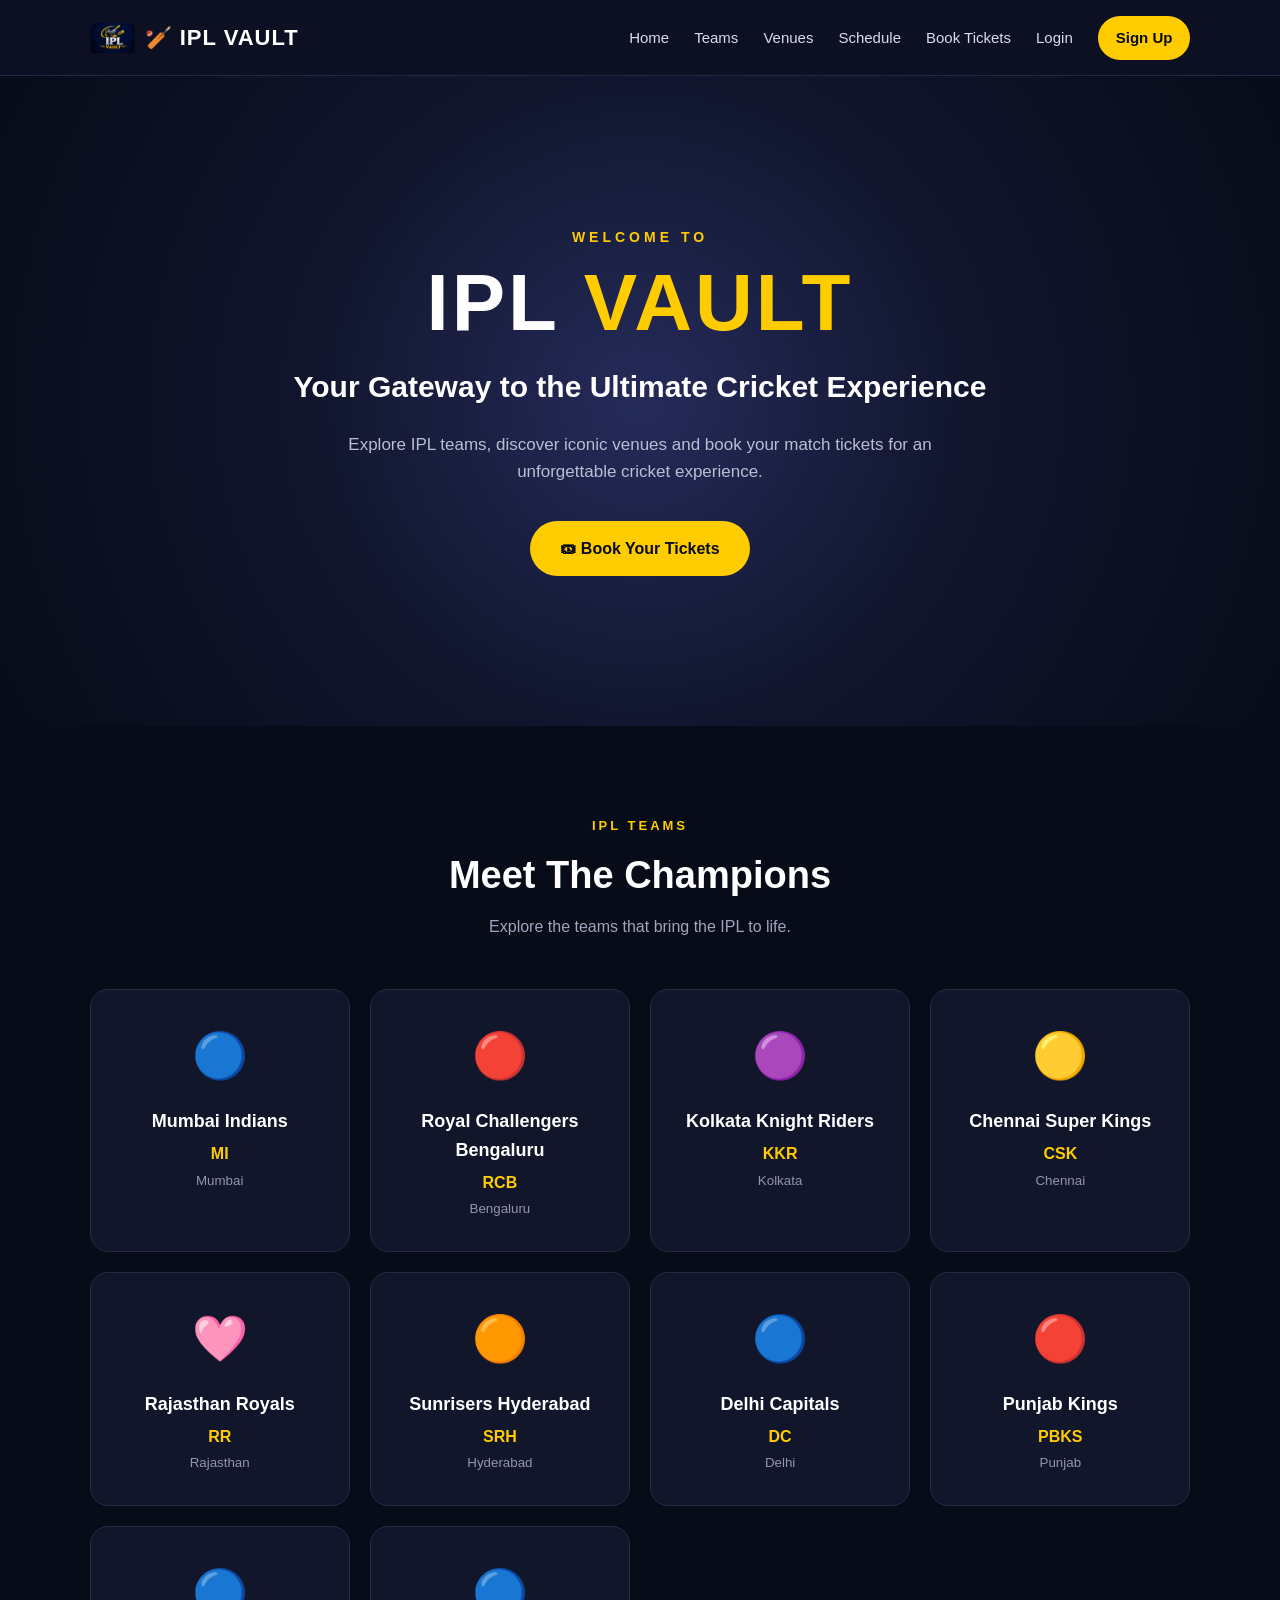
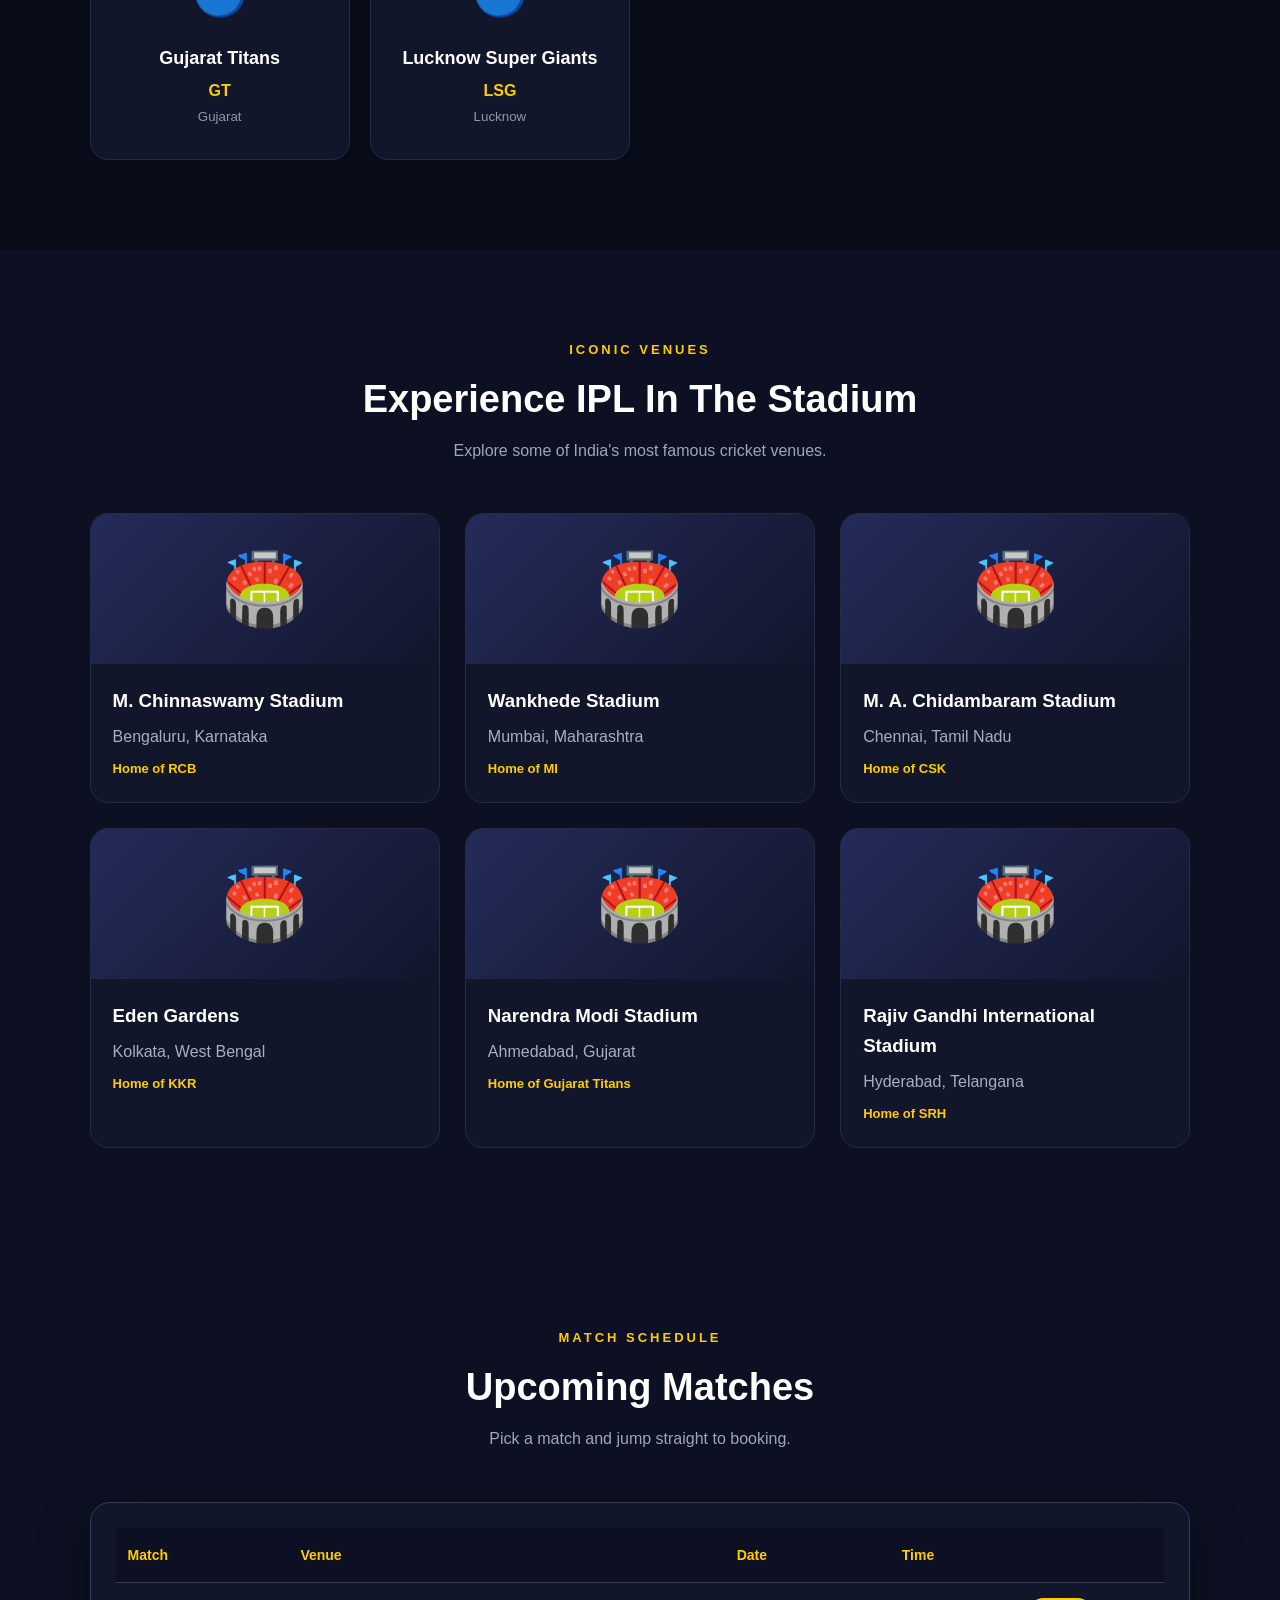
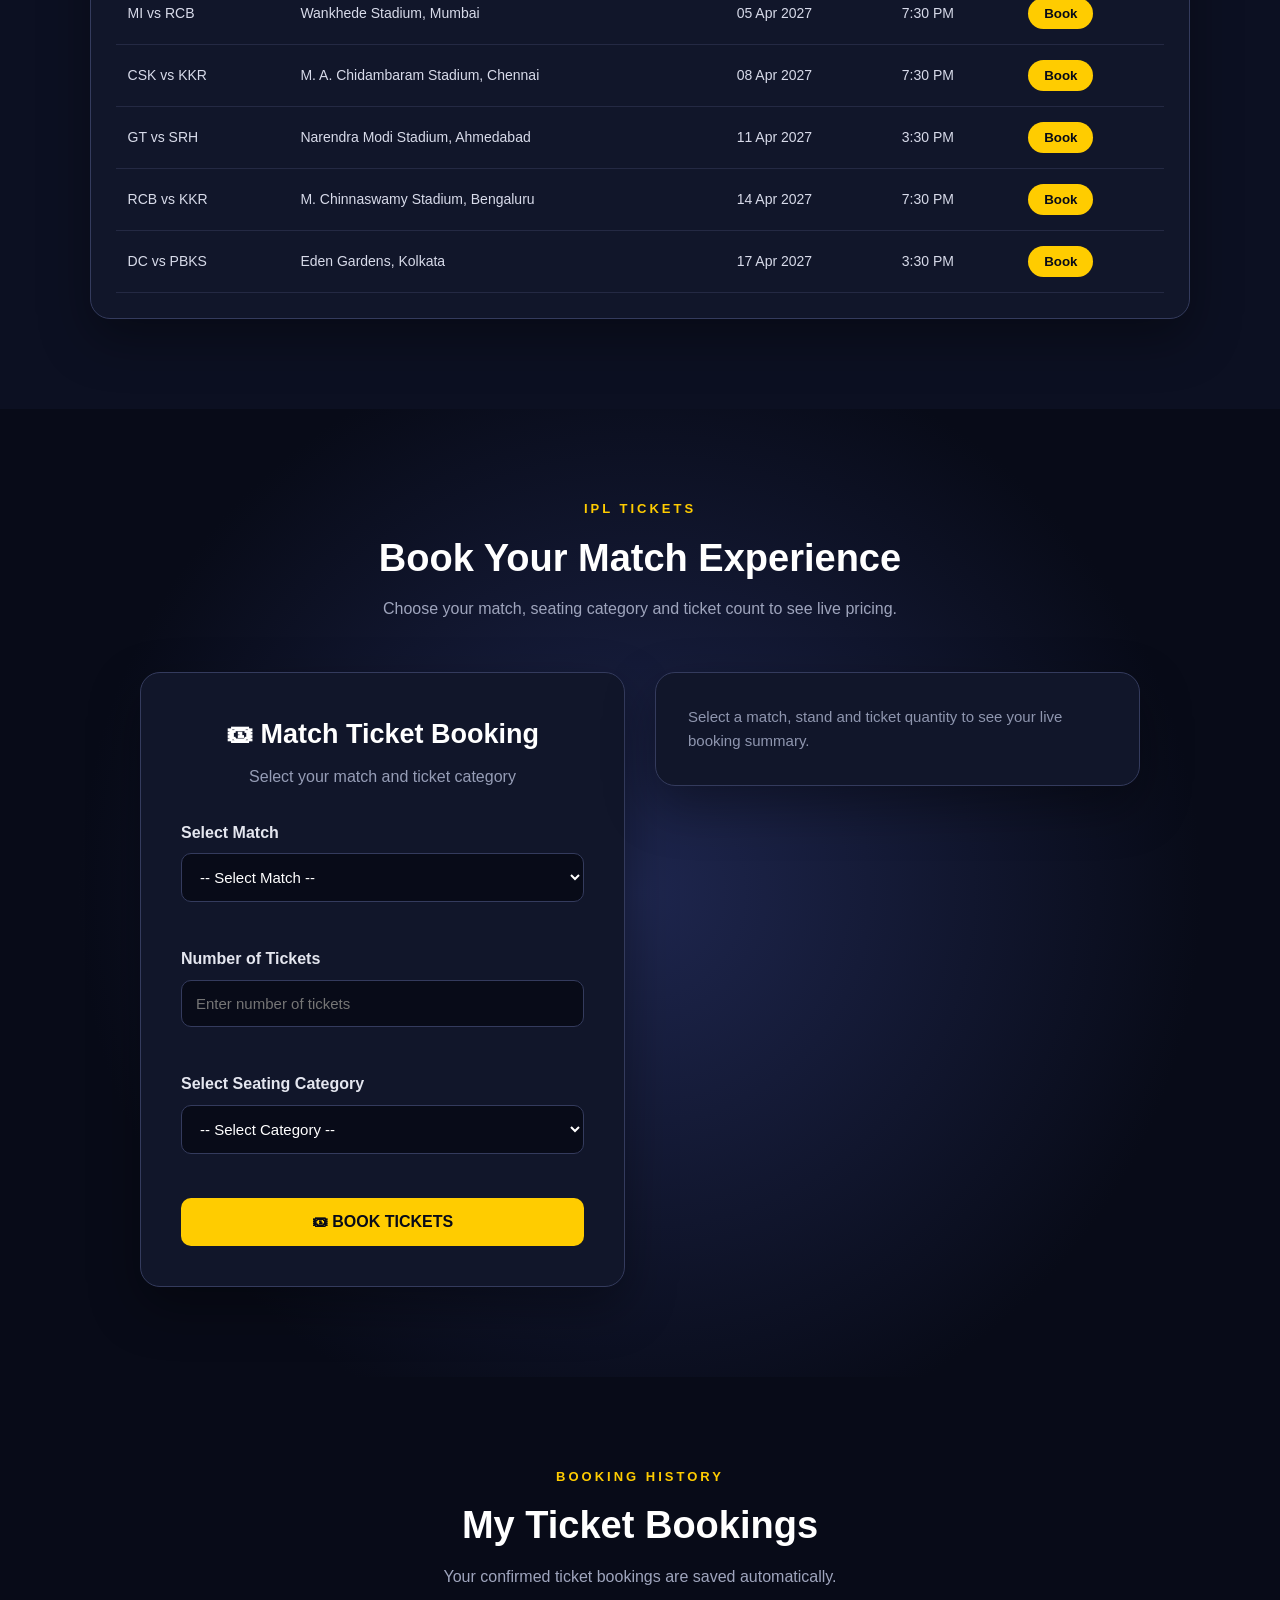
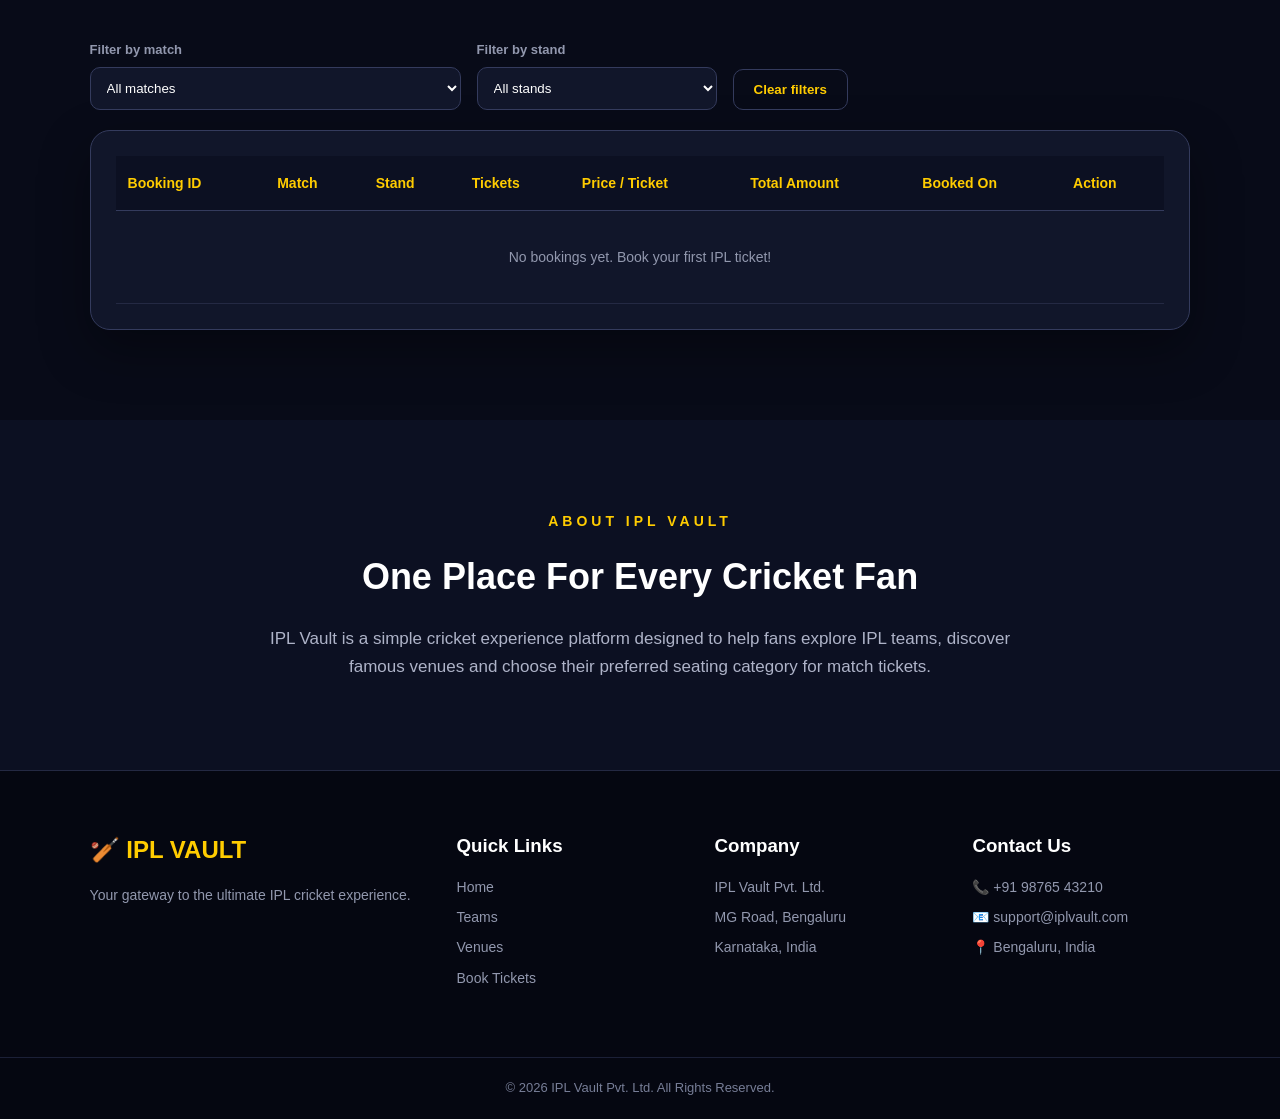
<file: index.html>
<!DOCTYPE html>
<html lang="en">

<head>

    <meta charset="UTF-8">

    <meta name="viewport" content="width=device-width, initial-scale=1.0">

    <title>IPL Vault | Cricket Ticket Booking</title>

    <link rel="icon" type="image/png" href="images/logo.png">

    <link rel="stylesheet" href="style.css">

</head>


<body>

    <!-- HEADER -->

    <header class="header">

        <div class="logo">

            <img src="images/logo.png" alt="IPL Vault Logo">

            <span>🏏 IPL VAULT</span>

        </div>


        <nav>

            <a href="#home">Home</a>

            <a href="#teams">Teams</a>

            <a href="#venues">Venues</a>

            <a href="#schedule">Schedule</a>

            <a href="#tickets">Book Tickets</a>

            <a href="login.html">Login</a>

            <a href="signup.html" class="signup-link">Sign Up</a>

        </nav>

    </header>


    <!-- HERO -->

    <section id="home" class="hero">

        <div class="hero-content">

            <p class="small-title">WELCOME TO</p>

            <h1>IPL <span>VAULT</span></h1>

            <h2>Your Gateway to the Ultimate Cricket Experience</h2>

            <p>
                Explore IPL teams, discover iconic venues and book your
                match tickets for an unforgettable cricket experience.
            </p>

            <a href="#tickets" class="hero-button">
                🎟 Book Your Tickets
            </a>

        </div>

    </section>


    <!-- TEAMS -->

    <section id="teams" class="section">

        <div class="section-heading">

            <p>IPL TEAMS</p>

            <h2>Meet The Champions</h2>

            <span>
                Explore the teams that bring the IPL to life.
            </span>

        </div>


        <div class="team-container">

            <div class="team-card">
                <div class="team-icon">🔵</div>
                <h3>Mumbai Indians</h3>
                <p>MI</p>
                <small>Mumbai</small>
            </div>

            <div class="team-card">
                <div class="team-icon">🔴</div>
                <h3>Royal Challengers Bengaluru</h3>
                <p>RCB</p>
                <small>Bengaluru</small>
            </div>

            <div class="team-card">
                <div class="team-icon">🟣</div>
                <h3>Kolkata Knight Riders</h3>
                <p>KKR</p>
                <small>Kolkata</small>
            </div>

            <div class="team-card">
                <div class="team-icon">🟡</div>
                <h3>Chennai Super Kings</h3>
                <p>CSK</p>
                <small>Chennai</small>
            </div>

            <div class="team-card">
                <div class="team-icon">🩷</div>
                <h3>Rajasthan Royals</h3>
                <p>RR</p>
                <small>Rajasthan</small>
            </div>

            <div class="team-card">
                <div class="team-icon">🟠</div>
                <h3>Sunrisers Hyderabad</h3>
                <p>SRH</p>
                <small>Hyderabad</small>
            </div>

            <div class="team-card">
                <div class="team-icon">🔵</div>
                <h3>Delhi Capitals</h3>
                <p>DC</p>
                <small>Delhi</small>
            </div>

            <div class="team-card">
                <div class="team-icon">🔴</div>
                <h3>Punjab Kings</h3>
                <p>PBKS</p>
                <small>Punjab</small>
            </div>

            <div class="team-card">
                <div class="team-icon">🔵</div>
                <h3>Gujarat Titans</h3>
                <p>GT</p>
                <small>Gujarat</small>
            </div>

            <div class="team-card">
                <div class="team-icon">🔵</div>
                <h3>Lucknow Super Giants</h3>
                <p>LSG</p>
                <small>Lucknow</small>
            </div>

        </div>

    </section>


    <!-- VENUES -->

    <section id="venues" class="section venue-section">

        <div class="section-heading">

            <p>ICONIC VENUES</p>

            <h2>Experience IPL In The Stadium</h2>

            <span>
                Explore some of India's most famous cricket venues.
            </span>

        </div>


        <div class="venue-container">

            <div class="venue-card">
                <div class="venue-image">🏟️</div>

                <div class="venue-content">
                    <h3>M. Chinnaswamy Stadium</h3>
                    <p>Bengaluru, Karnataka</p>
                    <span>Home of RCB</span>
                </div>
            </div>


            <div class="venue-card">
                <div class="venue-image">🏟️</div>

                <div class="venue-content">
                    <h3>Wankhede Stadium</h3>
                    <p>Mumbai, Maharashtra</p>
                    <span>Home of MI</span>
                </div>
            </div>


            <div class="venue-card">
                <div class="venue-image">🏟️</div>

                <div class="venue-content">
                    <h3>M. A. Chidambaram Stadium</h3>
                    <p>Chennai, Tamil Nadu</p>
                    <span>Home of CSK</span>
                </div>
            </div>


            <div class="venue-card">
                <div class="venue-image">🏟️</div>

                <div class="venue-content">
                    <h3>Eden Gardens</h3>
                    <p>Kolkata, West Bengal</p>
                    <span>Home of KKR</span>
                </div>
            </div>


            <div class="venue-card">
                <div class="venue-image">🏟️</div>

                <div class="venue-content">
                    <h3>Narendra Modi Stadium</h3>
                    <p>Ahmedabad, Gujarat</p>
                    <span>Home of Gujarat Titans</span>
                </div>
            </div>


            <div class="venue-card">
                <div class="venue-image">🏟️</div>

                <div class="venue-content">
                    <h3>Rajiv Gandhi International Stadium</h3>
                    <p>Hyderabad, Telangana</p>
                    <span>Home of SRH</span>
                </div>
            </div>

        </div>

    </section>


    <!-- MATCH SCHEDULE -->

    <section id="schedule" class="schedule-section">

        <div class="section-heading">
            <p>MATCH SCHEDULE</p>
            <h2>Upcoming Matches</h2>
            <span>Pick a match and jump straight to booking.</span>
        </div>

        <div class="bookings-table-wrapper">
            <table class="bookings-table schedule-table">
                <thead>
                    <tr>
                        <th>Match</th>
                        <th>Venue</th>
                        <th>Date</th>
                        <th>Time</th>
                        <th></th>
                    </tr>
                </thead>
                <tbody id="scheduleTableBody"></tbody>
            </table>
        </div>

    </section>


    <!-- TICKET BOOKING -->

    <section id="tickets" class="ticket-section">

        <div class="section-heading">

            <p>IPL TICKETS</p>

            <h2>Book Your Match Experience</h2>

            <span>
                Choose your match, seating category and ticket count to see live pricing.
            </span>

        </div>


        <div class="ticket-wrapper">

            <div class="ticket-box">

                <h3>🎟 Match Ticket Booking</h3>

                <p class="ticket-subtitle">
                    Select your match and ticket category
                </p>


                <form id="bookingForm" novalidate>


                    <div class="form-group">

                        <label for="match">
                            Select Match
                        </label>

                        <select id="match" name="match"></select>
<span class="error-message" id="matchError"></span>

                    </div>


                    <div class="form-group">

                        <label for="ticketCount">
                            Number of Tickets
                        </label>

                        <input
                            type="number"
                            id="ticketCount"
                            name="tickets"
                            min="1"
                            max="10"
                            placeholder="Enter number of tickets"
                            required
                        >
<span class="error-message" id="ticketCountError"></span>

                    </div>


                    <div class="form-group">

                        <label for="category">
                            Select Seating Category
                        </label>

                        <select id="category" name="category"></select>
<span class="error-message" id="categoryError"></span>

                    </div>


                    <button type="submit" class="book-button">
                        🎟 BOOK TICKETS
                    </button>

                </form>

            </div>


            <div class="summary-column">

                <div class="confirmation" id="bookingConfirmation" hidden></div>

                <div class="booking-summary" id="bookingSummary">

                    <p class="summary-placeholder">
                        Select a match, stand and ticket quantity to see your live booking summary.
                    </p>

                </div>


                <div class="stand-info" id="standInfo"></div>

            </div>

        </div>

    </section>


    <!-- MY TICKET BOOKINGS -->

    <section class="bookings-section" id="myBookings">

        <div class="section-heading">

            <p>BOOKING HISTORY</p>

            <h2>My Ticket Bookings</h2>

            <span>
                Your confirmed ticket bookings are saved automatically.
            </span>

        </div>


        <div class="filter-bar">
            <div class="filter-group">
                <label for="filterMatch">Filter by match</label>
                <select id="filterMatch"></select>
            </div>
            <div class="filter-group">
                <label for="filterStand">Filter by stand</label>
                <select id="filterStand"></select>
            </div>
            <button type="button" class="filter-clear" id="clearFilters">Clear filters</button>
            <p class="filter-count" id="bookingCount"></p>
        </div>

        <div class="bookings-table-wrapper">

            <table class="bookings-table">

                <thead>

                    <tr>

                        <th>Booking ID</th>

                        <th>Match</th>

                        <th>Stand</th>

                        <th>Tickets</th>

                        <th>Price / Ticket</th>

                        <th>Total Amount</th>

                        <th>Booked On</th>

                        <th>Action</th>

                    </tr>

                </thead>


                <tbody id="bookingsTableBody">

                    <tr>

                        <td colspan="8">
                            No bookings yet. Book your first IPL ticket!
                        </td>

                    </tr>

                </tbody>

            </table>

        </div>

    </section>


    <!-- ABOUT -->

    <section class="about-section">

        <div>

            <p class="small-title">ABOUT IPL VAULT</p>

            <h2>One Place For Every Cricket Fan</h2>

            <p>
                IPL Vault is a simple cricket experience platform designed
                to help fans explore IPL teams, discover famous venues and
                choose their preferred seating category for match tickets.
            </p>

        </div>

    </section>


    <!-- FOOTER -->

    <footer class="footer">

        <div class="footer-container">


            <div class="footer-column">

                <h2>🏏 IPL VAULT</h2>

                <p>
                    Your gateway to the ultimate IPL cricket experience.
                </p>

            </div>


            <div class="footer-column">

                <h3>Quick Links</h3>

                <a href="#home">Home</a>

                <a href="#teams">Teams</a>

                <a href="#venues">Venues</a>

                <a href="#tickets">Book Tickets</a>

            </div>


            <div class="footer-column">

                <h3>Company</h3>

                <p>IPL Vault Pvt. Ltd.</p>

                <p>MG Road, Bengaluru</p>

                <p>Karnataka, India</p>

            </div>


            <div class="footer-column">

                <h3>Contact Us</h3>

                <p>📞 +91 98765 43210</p>

                <p>📧 support@iplvault.com</p>

                <p>📍 Bengaluru, India</p>

            </div>

        </div>


        <div class="footer-bottom">

            <p>
                © 2026 IPL Vault Pvt. Ltd. All Rights Reserved.
            </p>

        </div>

    </footer>


    <script src="validation.js"></script>
    <script src="script.js"></script>

</body>

</html>
</file>
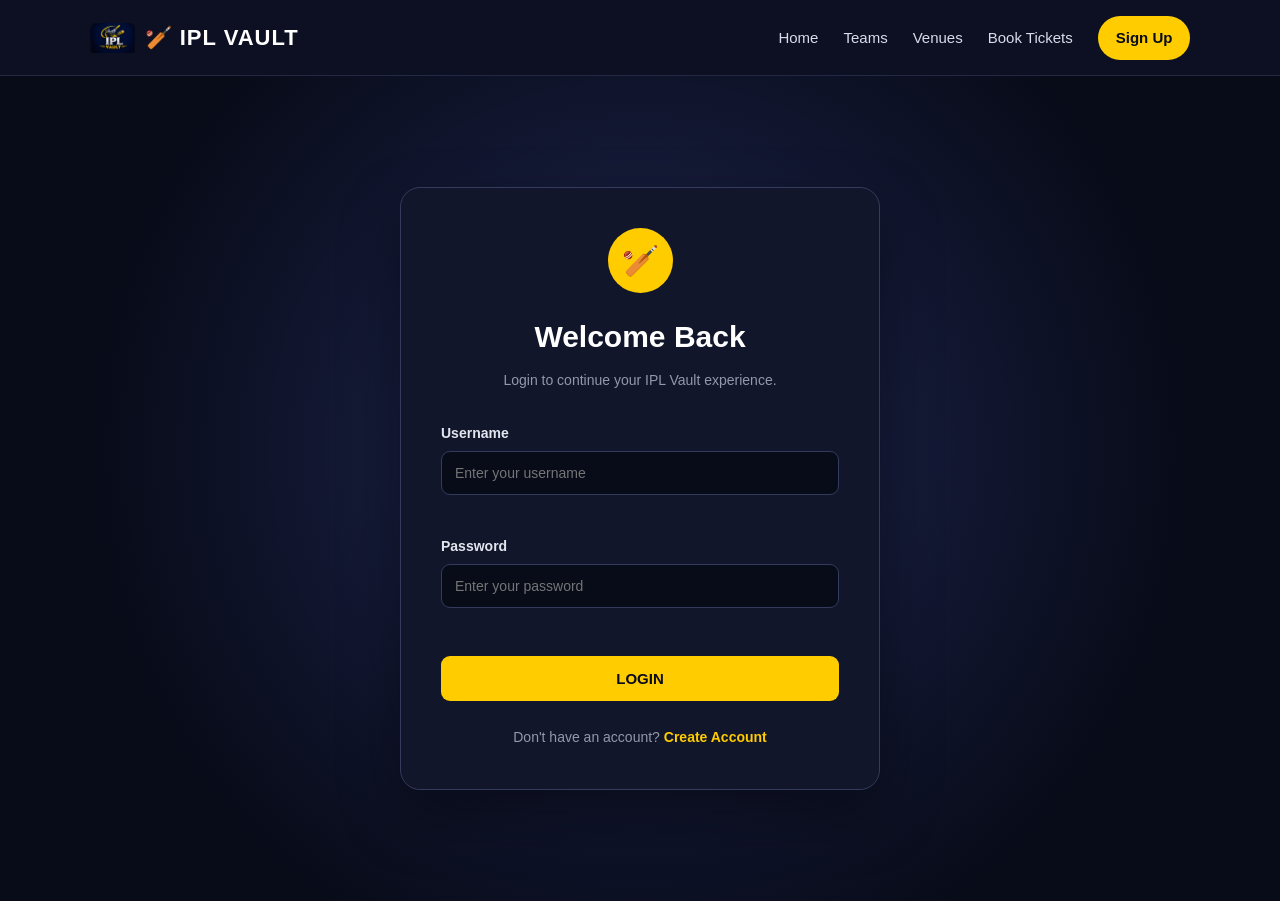
<file: login.html>
<html lang="en">

<head>

    <meta charset="UTF-8">

    <meta name="viewport" content="width=device-width, initial-scale=1.0">

    <title>Login | IPL Vault</title>

<link rel="icon" type="image/png" href="images/logo.png">

<link rel="stylesheet" href="style.css">

</head>

<body class="auth-page">


    <header class="header">

        <div class="logo">

    <img src="images/logo.png" alt="IPL Vault Logo">

            <span>🏏 IPL VAULT</span>

        </div>

        <nav>

            <a href="index.html">Home</a>

            <a href="index.html#teams">Teams</a>

            <a href="index.html#venues">Venues</a>

            <a href="index.html#tickets">Book Tickets</a>

            <a href="signup.html" class="signup-link">
                Sign Up
            </a>

        </nav>

    </header>


    <main class="auth-container">

        <div class="auth-box">

            <div class="auth-logo">
                🏏
            </div>

            <h1>Welcome Back</h1>

            <p class="auth-subtitle">
                Login to continue your IPL Vault experience.
            </p>


            <form id="loginForm" action="#" method="post" novalidate>


                <div class="auth-field">

                    <label for="username">
                        Username
                    </label>

                    <input
                        type="text"
                        id="username"
                        name="username"
                        placeholder="Enter your username"
                        required
                    >
                    <span class="error-message" id="usernameError"></span>

                </div>



                <div class="auth-field">

                    <label for="password">
                        Password
                    </label>

                    <input
                        type="password"
                        id="password"
                        name="password"
                        placeholder="Enter your password"
                        required
                    >
                    <span class="error-message" id="passwordError"></span>

                </div>


                <button
                    type="submit"
                    class="auth-button">

                    LOGIN

                </button>

            </form>


            <p class="auth-footer">

                Don't have an account?

                <a href="signup.html">
                    Create Account
                </a>

            </p>

        </div>

    </main>

    <script src="validation.js"></script>

</body>

</html>
</file>
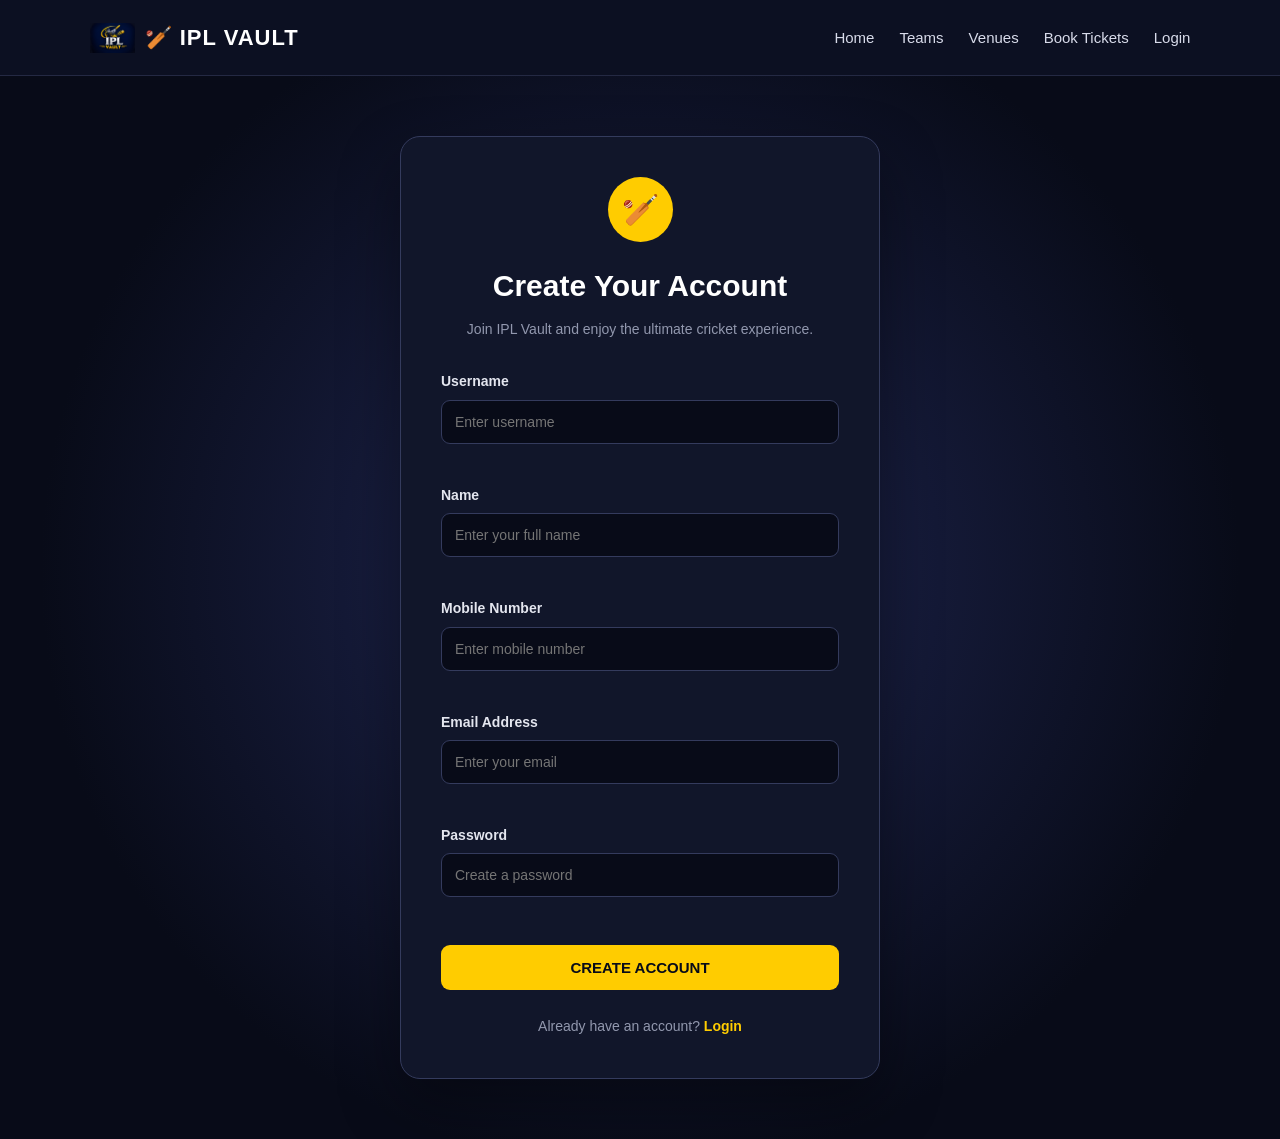
<file: signup.html>
<html lang="en">

<head>

    <meta charset="UTF-8">

    <meta name="viewport" content="width=device-width, initial-scale=1.0">

    <title>Sign Up | IPL Vault</title>

<link rel="icon" type="image/png" href="images/logo.png">

<link rel="stylesheet" href="style.css">

</head>

<body class="auth-page">


    <header class="header">

    <div class="logo">

    <img src="images/logo.png" alt="IPL Vault Logo">


            <span>🏏 IPL VAULT</span>

        </div>

        <nav>

            <a href="index.html">Home</a>

            <a href="index.html#teams">Teams</a>

            <a href="index.html#venues">Venues</a>

            <a href="index.html#tickets">Book Tickets</a>

            <a href="login.html">Login</a>

        </nav>

    </header>


    <main class="auth-container">

        <div class="auth-box">

            <div class="auth-logo">
                🏏
            </div>

            <h1>Create Your Account</h1>

            <p class="auth-subtitle">
                Join IPL Vault and enjoy the ultimate cricket experience.
            </p>


            <form id="signupForm" action="#" method="post" novalidate>


                <div class="auth-field">

                    <label for="username">
                        Username
                    </label>

                    <input
                        type="text"
                        id="username"
                        name="username"
                        placeholder="Enter username"
                        required
                    >
                    <span class="error-message" id="usernameError"></span>

                </div>



                <div class="auth-field">

                    <label for="name">
                        Name
                    </label>

                    <input
                        type="text"
                        id="name"
                        name="name"
                        placeholder="Enter your full name"
                        required
                    >
                    <span class="error-message" id="nameError"></span>

                </div>

                <div class="auth-field">

                    <label for="mobile">
                        Mobile Number
                    </label>

                    <input
                        type="tel"
                        id="mobile"
                        name="mobile"
                        placeholder="Enter mobile number"
                        required
                    >
                    <span class="error-message" id="mobileError"></span>

                </div>


                <div class="auth-field">

                    <label for="email">
                        Email Address
                    </label>

                    <input
                        type="email"
                        id="email"
                        name="email"
                        placeholder="Enter your email"
                        required
                    >
                    <span class="error-message" id="emailError"></span>

                </div>



                <div class="auth-field">

                    <label for="password">
                        Password
                    </label>

                    <input
                        type="password"
                        id="password"
                        name="password"
                        placeholder="Create a password"
                        required
                    >
                    <span class="error-message" id="passwordError"></span>

                </div>



                <button
                    type="submit"
                    class="auth-button">

                    CREATE ACCOUNT

                </button>

            </form>


            <p class="auth-footer">

                Already have an account?

                <a href="login.html">
                    Login
                </a>

            </p>

        </div>

    </main>

    <script src="validation.js"></script>

</body>

</html>
</file>
<file: style.css>
* {
    margin: 0;
    padding: 0;
    box-sizing: border-box;
}

html {
    scroll-behavior: smooth;
}


body {
    font-family: Arial, Helvetica, sans-serif;
    background: #080b18;
    color: white;
    line-height: 1.6;
}


.header {
    width: 100%;
    min-height: 75px;

    display: flex;
    justify-content: space-between;
    align-items: center;

    padding: 15px 7%;

    background: #0c1022;

    border-bottom: 1px solid #242943;

    position: sticky;
    top: 0;

    z-index: 1000;
}


.logo {
    display: flex;
    align-items: center;

    font-size: 22px;
    font-weight: bold;

    color: white;
}


.logo img {
    width: 45px;
    height: 45px;

    object-fit: contain;

    margin-right: 10px;
}


.logo span {
    letter-spacing: 1px;
}


nav {
    display: flex;
    align-items: center;
    gap: 25px;
}


nav a {
    text-decoration: none;
    color: #d8dbea;

    font-size: 15px;

    transition: 0.3s;
}


nav a:hover {
    color: #ffcc00;
}


.signup-link {
    background: #ffcc00;

    color: #080b18 !important;

    padding: 10px 18px;

    border-radius: 25px;

    font-weight: bold;
}


.hero {
    min-height: 650px;

    display: flex;
    justify-content: center;
    align-items: center;

    text-align: center;

    padding: 80px 20px;

    background:
        radial-gradient(
            circle at center,
            #252b5a 0%,
            #11162e 45%,
            #080b18 100%
        );
}


.hero-content {
    max-width: 850px;
}


.small-title {
    color: #ffcc00;

    font-size: 14px;

    font-weight: bold;

    letter-spacing: 4px;

    margin-bottom: 15px;
}


.hero h1 {
    font-size: 80px;

    line-height: 1;

    margin-bottom: 20px;

    letter-spacing: 3px;
}


.hero h1 span {
    color: #ffcc00;
}


.hero h2 {
    font-size: 30px;

    margin-bottom: 20px;
}


.hero p:not(.small-title) {
    color: #b9bed3;

    max-width: 650px;

    margin: auto;

    font-size: 17px;
}


.hero-button {
    display: inline-block;

    margin-top: 35px;

    padding: 15px 30px;

    background: #ffcc00;

    color: #080b18;

    text-decoration: none;

    border-radius: 30px;

    font-weight: bold;

    transition: 0.3s;
}


.hero-button:hover {
    transform: translateY(-4px);

    box-shadow: 0 10px 25px rgba(255, 204, 0, 0.25);
}



.section {
    padding: 90px 7%;
}


.section-heading {
    text-align: center;

    margin-bottom: 50px;
}


.section-heading p {
    color: #ffcc00;

    font-size: 13px;

    letter-spacing: 3px;

    font-weight: bold;
}


.section-heading h2 {
    font-size: 38px;

    margin: 8px 0;
}


.section-heading span {
    color: #9fa5bd;

    font-size: 16px;
}



.team-container {
    display: grid;

    grid-template-columns:
        repeat(auto-fit, minmax(210px, 1fr));

    gap: 20px;
}


.team-card {
    background: #11162a;

    border: 1px solid #252b45;

    border-radius: 18px;

    padding: 30px 20px;

    text-align: center;

    transition: 0.3s;
}


.team-card:hover {
    transform: translateY(-8px);

    border-color: #ffcc00;

    box-shadow:
        0 15px 35px rgba(0, 0, 0, 0.3);
}


.team-icon {
    font-size: 45px;

    margin-bottom: 15px;
}


.team-card h3 {
    font-size: 18px;

    margin-bottom: 5px;
}


.team-card p {
    color: #ffcc00;

    font-weight: bold;
}


.team-card small {
    color: #8f96af;
}



.venue-section {
    background: #0c1022;
}


.venue-container {
    display: grid;

    grid-template-columns:
        repeat(auto-fit, minmax(280px, 1fr));

    gap: 25px;
}


.venue-card {
    background: #11162a;

    border-radius: 18px;

    overflow: hidden;

    border: 1px solid #252b45;

    transition: 0.3s;
}


.venue-card:hover {
    transform: translateY(-7px);

    border-color: #ffcc00;
}


.venue-image {
    height: 150px;

    display: flex;

    justify-content: center;

    align-items: center;

    font-size: 70px;

    background:
        linear-gradient(
            135deg,
            #252b5a,
            #12162c
        );
}


.venue-content {
    padding: 22px;
}


.venue-content h3 {
    margin-bottom: 8px;
}


.venue-content p {
    color: #a9aec3;

    margin-bottom: 5px;
}


.venue-content span {
    color: #ffcc00;

    font-size: 13px;

    font-weight: bold;
}


.ticket-section {
    padding: 90px 20px;

    background:
        radial-gradient(
            circle at center,
            #1e264e,
            #080b18 70%
        );
}


.ticket-wrapper {
    width: 100%;

    max-width: 1000px;

    margin: auto;

    display: grid;

    grid-template-columns: 1fr 1fr;

    gap: 30px;

    align-items: start;
}


.ticket-box {
    width: 100%;

    padding: 40px;

    background: #11162a;

    border: 1px solid #343b5d;

    border-radius: 20px;

    box-shadow:
        0 20px 50px rgba(0, 0, 0, 0.35);
}


.ticket-box h3 {
    text-align: center;

    font-size: 27px;

    margin-bottom: 8px;
}


.ticket-subtitle {
    text-align: center;

    color: #969db6;

    margin-bottom: 30px;
}


.form-group {
    margin-bottom: 22px;
}


.form-group label {
    display: block;

    margin-bottom: 8px;

    font-weight: bold;

    color: #e4e6ef;
}


.form-group input,
.form-group select {
    width: 100%;

    padding: 14px;

    border-radius: 10px;

    border: 1px solid #343b5d;

    background: #080b18;

    color: white;

    outline: none;

    font-size: 15px;
}


.form-group input:focus,
.form-group select:focus {
    border-color: #ffcc00;
}


.form-group select option {
    background: #11162a;
}


.book-button {
    width: 100%;

    padding: 15px;

    border: none;

    border-radius: 10px;

    background: #ffcc00;

    color: #080b18;

    font-size: 16px;

    font-weight: bold;

    cursor: pointer;

    transition: 0.3s;
}


.book-button:hover {
    transform: translateY(-3px);

    box-shadow:
        0 10px 25px rgba(255, 204, 0, 0.25);
}


.summary-column {
    display: flex;

    flex-direction: column;

    gap: 25px;
}


.booking-summary {
    background: #11162a;

    border: 1px solid #343b5d;

    border-radius: 20px;

    padding: 32px;

    box-shadow:
        0 20px 50px rgba(0, 0, 0, 0.35);
}


.booking-summary h4 {
    font-size: 20px;

    margin-bottom: 18px;

    color: #ffcc00;
}


.summary-placeholder {
    color: #8f96af;

    font-size: 15px;
}


.summary-row {
    display: flex;

    justify-content: space-between;

    align-items: center;

    padding: 10px 0;

    border-bottom: 1px solid #242943;

    font-size: 15px;

    color: #d8dbea;
}


.summary-row span:first-child {
    color: #9298ae;
}


.summary-total {
    border-bottom: none;

    margin-top: 8px;

    padding-top: 16px;

    border-top: 1px solid #343b5d;

    font-size: 18px;

    font-weight: bold;
}


.summary-total span:first-child {
    color: #e4e6ef;
}


.summary-total span:last-child {
    color: #ffcc00;
}


.stand-info {
    background: #0c1022;

    border: 1px solid #252b45;

    border-radius: 20px;

    padding: 26px 32px;

    min-height: 0;
}


.stand-info:empty {
    display: none;
}


.stand-info h4 {
    color: #ffcc00;

    font-size: 17px;

    margin-bottom: 10px;
}


.stand-info p {
    color: #b9bed3;

    font-size: 14px;
}


.about-section {
    padding: 90px 7%;

    background: #0c1022;

    text-align: center;
}


.about-section > div {
    max-width: 800px;

    margin: auto;
}


.about-section h2 {
    font-size: 36px;

    margin-bottom: 20px;
}


.about-section p:last-child {
    color: #aeb3c8;

    font-size: 17px;
}


.footer {
    background: #050711;

    border-top: 1px solid #242943;
}


.footer-container {
    padding: 60px 7%;

    display: grid;

    grid-template-columns:
        1.5fr 1fr 1fr 1fr;

    gap: 40px;
}


.footer-column h2 {
    margin-bottom: 15px;

    color: #ffcc00;
}


.footer-column h3 {
    margin-bottom: 15px;

    color: white;
}


.footer-column p {
    color: #9298ae;

    margin-bottom: 8px;

    font-size: 14px;
}


.footer-column a {
    display: block;

    color: #9298ae;

    text-decoration: none;

    margin-bottom: 8px;

    font-size: 14px;

    transition: 0.3s;
}


.footer-column a:hover {
    color: #ffcc00;
}


.footer-bottom {
    text-align: center;

    padding: 20px;

    border-top: 1px solid #1b2037;

    color: #777e97;

    font-size: 13px;
}



@media (max-width: 900px) {

    .header {
        flex-direction: column;

        gap: 15px;
    }


    nav {
        flex-wrap: wrap;

        justify-content: center;

        gap: 15px;
    }


    .hero h1 {
        font-size: 55px;
    }


    .hero h2 {
        font-size: 24px;
    }


    .footer-container {
        grid-template-columns: 1fr 1fr;
    }


    .ticket-wrapper {
        grid-template-columns: 1fr;
    }

}


@media (max-width: 600px) {

    .section {
        padding: 60px 5%;
    }


    .hero {
        min-height: 550px;
    }


    .hero h1 {
        font-size: 45px;
    }


    .hero h2 {
        font-size: 21px;
    }


    .ticket-box {
        padding: 25px;
    }


    .booking-summary,
    .stand-info {
        padding: 22px;
    }


    .footer-container {
        grid-template-columns: 1fr;

        text-align: center;
    }

}


.auth-page {
    min-height: 100vh;

    background:
        radial-gradient(
            circle at center,
            #202754,
            #080b18 70%
        );
}


.auth-container {
    min-height: calc(100vh - 75px);

    display: flex;

    justify-content: center;

    align-items: center;

    padding: 60px 20px;
}


.auth-box {
    width: 100%;

    max-width: 480px;

    padding: 40px;

    background: #11162a;

    border: 1px solid #343b5d;

    border-radius: 20px;

    box-shadow:
        0 25px 60px rgba(0, 0, 0, 0.4);
}


.auth-logo {
    width: 65px;

    height: 65px;

    margin: auto;

    display: flex;

    align-items: center;

    justify-content: center;

    border-radius: 50%;

    background: #ffcc00;

    color: #080b18;

    font-size: 30px;

    margin-bottom: 20px;
}


.auth-box h1 {
    text-align: center;

    font-size: 30px;

    margin-bottom: 8px;
}


.auth-subtitle {
    text-align: center;

    color: #9298ae;

    font-size: 14px;

    margin-bottom: 30px;
}


.auth-field {
    margin-bottom: 18px;
}


.auth-field label {
    display: block;

    margin-bottom: 7px;

    color: #e4e6ef;

    font-weight: bold;

    font-size: 14px;
}


.auth-field input {
    width: 100%;

    padding: 13px;

    background: #080b18;

    color: white;

    border: 1px solid #343b5d;

    border-radius: 9px;

    outline: none;

    font-size: 14px;
}

.auth-field input:focus {
    border-color: #ffcc00;
}


.auth-button {
    width: 100%;

    padding: 14px;

    margin-top: 8px;

    border: none;

    border-radius: 9px;

    background: #ffcc00;

    color: #080b18;

    font-weight: bold;

    font-size: 15px;

    cursor: pointer;

    transition: 0.3s;
}


.auth-button:hover {
    transform: translateY(-2px);

    box-shadow:
        0 10px 25px rgba(255, 204, 0, 0.2);
}

.auth-footer {
    text-align: center;

    margin-top: 25px;

    color: #9298ae;

    font-size: 14px;
}


.auth-footer a {
    color: #ffcc00;

    text-decoration: none;

    font-weight: bold;
}


.auth-field input.input-error {
    border-color: #ff4d4d;
    background: #1a0e12;
}

.auth-field input.input-error:focus {
    border-color: #ff4d4d;
}

.error-message {
    display: block;
    min-height: 16px;
    margin-top: 6px;
    color: #ff6b6b;
    font-size: 12.5px;
    font-weight: normal;
}
/* =========================================================
   MY TICKET BOOKINGS
   ========================================================= */

.bookings-section {
    padding: 90px 7%;
    background: #080b18;
}


.bookings-table-wrapper {
    width: 100%;
    max-width: 1200px;
    margin: auto;

    background: #11162a;

    border: 1px solid #343b5d;

    border-radius: 20px;

    padding: 25px;

    overflow-x: auto;

    box-shadow:
        0 20px 50px rgba(0, 0, 0, 0.35);
}


.bookings-table {
    width: 100%;
    border-collapse: collapse;
    min-width: 900px;
}


.bookings-table th {
    background: #0c1022;

    color: #ffcc00;

    padding: 16px 12px;

    text-align: left;

    font-size: 14px;

    border-bottom: 1px solid #343b5d;
}


.bookings-table td {
    padding: 15px 12px;

    color: #d8dbea;

    font-size: 14px;

    border-bottom: 1px solid #242943;
}


.bookings-table tbody tr:hover {
    background: #151a31;
}


.bookings-table td:last-child {
    white-space: nowrap;
}


.bookings-table td[colspan="7"],
.bookings-table td[colspan="8"] {
    text-align: center;

    color: #9298ae;

    padding: 35px;
}


@media (max-width: 600px) {

    .bookings-section {
        padding: 60px 5%;
    }

    .bookings-table-wrapper {
        padding: 15px;
    }

}

/* =========================================================
   SCHEDULE, FILTERS, CONFIRMATION, BOOKING-FORM ERRORS
   ========================================================= */

.schedule-section { padding: 90px 7%; background: #0c1022; }
.schedule-table { min-width: 700px; }

.table-book-btn {
    padding: 8px 16px;
    border: none;
    border-radius: 20px;
    background: #ffcc00;
    color: #080b18;
    font-weight: bold;
    cursor: pointer;
    transition: 0.3s;
}
.table-book-btn:hover { transform: translateY(-2px); }

.form-group select.input-error,
.form-group input.input-error { border-color: #ff4d4d; background: #1a0e12; }

.filter-bar {
    max-width: 1200px;
    margin: 0 auto 20px;
    display: flex;
    flex-wrap: wrap;
    align-items: flex-end;
    gap: 16px;
}
.filter-group { display: flex; flex-direction: column; gap: 6px; min-width: 240px; }
.filter-group label { font-size: 13px; color: #9298ae; font-weight: bold; }
.filter-group select {
    padding: 12px;
    border-radius: 10px;
    border: 1px solid #343b5d;
    background: #11162a;
    color: white;
}
.filter-clear {
    padding: 12px 20px;
    border-radius: 10px;
    border: 1px solid #343b5d;
    background: transparent;
    color: #ffcc00;
    font-weight: bold;
    cursor: pointer;
}
.filter-clear:hover { border-color: #ffcc00; }
.filter-count { margin-left: auto; color: #9298ae; font-size: 14px; }

.confirmation {
    background: #10231a;
    border: 1px solid #2f7d4f;
    border-radius: 20px;
    padding: 22px 28px;
}
.confirmation[hidden] { display: none; }
.confirmation h4 { color: #5be08f; margin-bottom: 8px; }
.confirmation p { color: #cfe9d9; font-size: 14px; }

.bookings-table tr.new-booking { background: #1c2a1f; }

.cancel-btn {
    padding: 6px 14px;
    border: 1px solid #ff4d4d;
    border-radius: 18px;
    background: transparent;
    color: #ff6b6b;
    font-weight: bold;
    cursor: pointer;
    transition: 0.3s;
}
.cancel-btn:hover { background: #ff4d4d; color: #080b18; }
</file>
